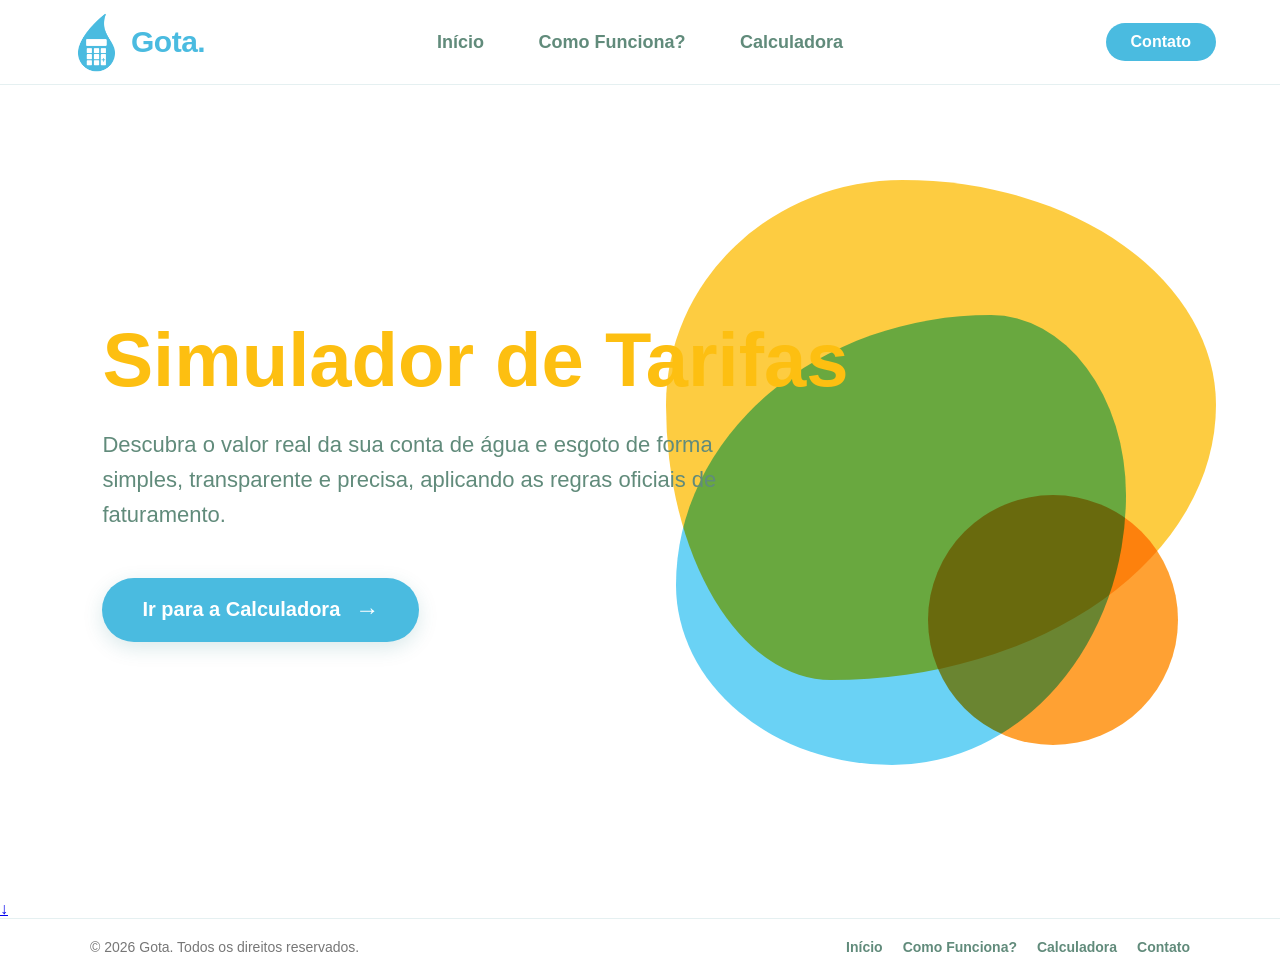
<file: index.html>
<!DOCTYPE html>
<html lang="pt-BR">
<head>
    <meta charset="UTF-8">
    <meta name="viewport" content="width=device-width, initial-scale=1.0">
    <title>Gota - Início</title>
    <link rel="stylesheet" href="assets/css/inicio.css">
    <link rel="icon" type="image/png" href="assets/imgs/logo_gota.png">
</head>
<body>

    <header class="navbar">
        <div class="logo-container">
            <img src="assets/imgs/logo_gota.png" alt="Logo Gota" class="logo-img">
            <span class="logo-text">Gota.</span>
        </div>
        
        <nav class="nav-links">
            <a href="inicio.html">Início</a>
            <a href="como_funciona.html">Como Funciona?</a>
            <a href="calculadora.html">Calculadora</a>
        </nav>
        
        <a href="contato.html" class="btn-contact">Contato</a>
    </header>

    <section id="home" class="hero-section">
        <div class="blob-bg shape-1"></div>
        <div class="blob-bg shape-2"></div>
        <div class="blob-bg shape-3"></div>

        <div class="section-content left-content">
            <h1 class="main-title">Simulador de Tarifas</h1>
            <p class="description">
                Descubra o valor real da sua conta de água e esgoto de forma simples, transparente e precisa, aplicando as regras oficiais de faturamento.
            </p>
            <a href="calculadora.html" class="btn-cta">
                Ir para a Calculadora <span class="arrow-right">&rarr;</span>
            </a>
        </div>
    </section>

    <section id="como-funciona" class="how-it-works-section">
        <div class="section-content split-container">
            <div class="right-col">
                <div class="illustration-container">
                    <div class="calc-mockup">
                        <div class="calc-screen"></div>
                        <div class="calc-grid">
                            <span></span><span></span><span></span>
                            <span></span><span></span><span></span>
                            <span></span><span></span><span></span>
                        </div>
                    </div>
                    <div class="bill-mockup">
                        <span></span><span></span><span></span><span></span>
                    </div>
                </div>
            </div>
        </div>

        <div class="scroll-down-arrow">
            <a href="#como-funciona-detalhes">&darr;</a>
        </div>
    </section>

    <footer class="footer">
    <div class="footer-content">
        <p class="footer-text">&copy; 2026 Gota. Todos os direitos reservados.</p>
        <div class="footer-links">
            <a href="inicio.html">Início</a>
            <a href="como_funciona.html">Como Funciona?</a>
            <a href="calculadora.html">Calculadora</a>
            <a href="contato.html">Contato</a>
        </div>
    </div>
</footer>

</body>
</html>
</file>
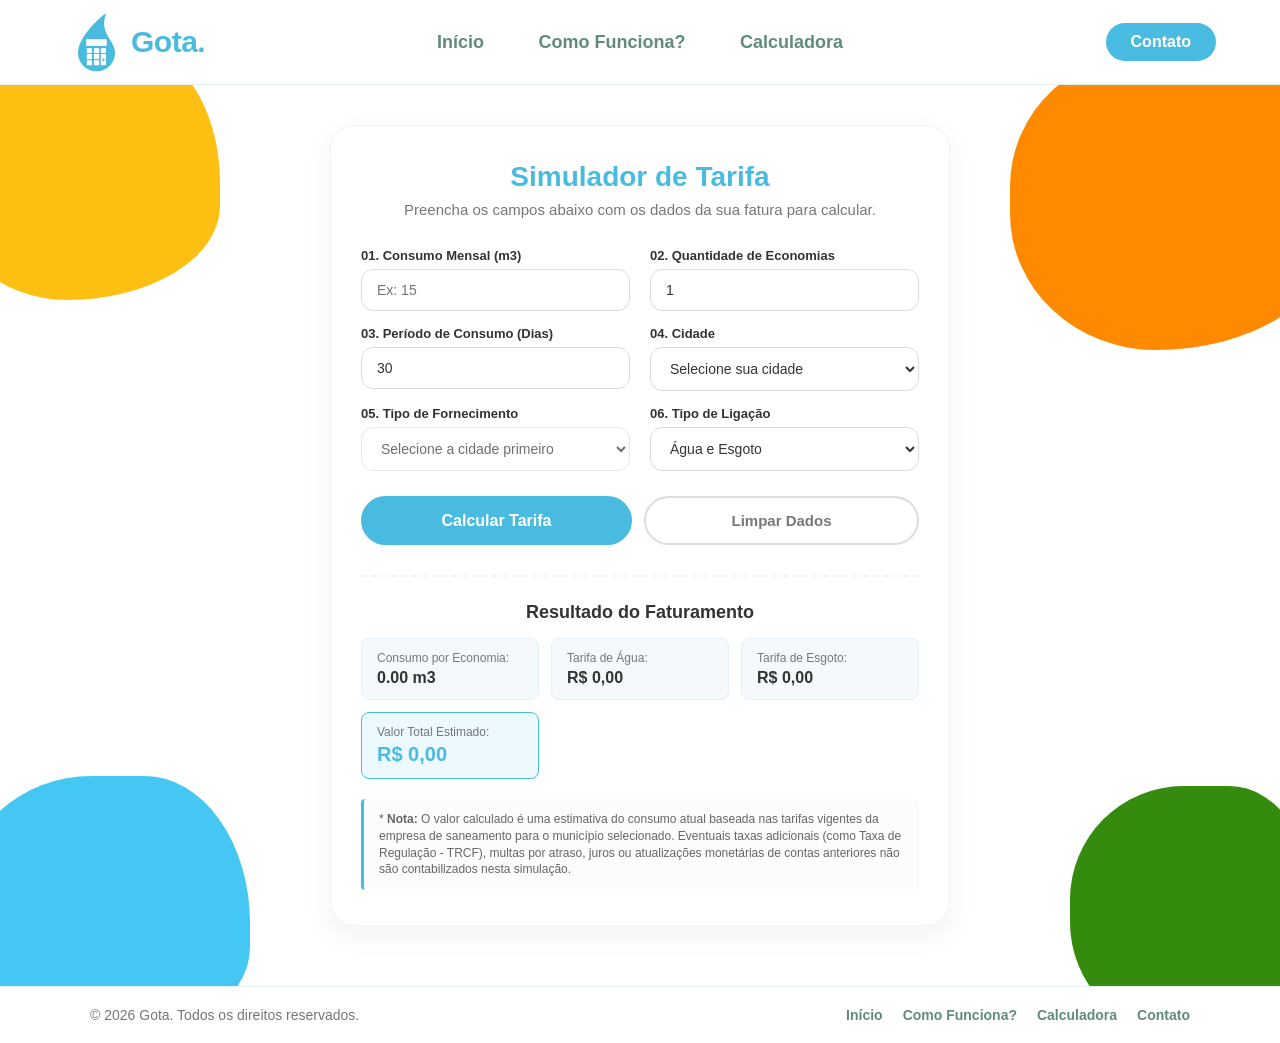
<file: calculadora.html>
<!DOCTYPE html>
<html lang="pt-BR">
<head>
    <meta charset="UTF-8">
    <meta name="viewport" content="width=device-width, initial-scale=1.0">
    <title>Gota - Calculadora</title>
    <link rel="stylesheet" href="assets/css/calculadora.css">
    <link rel="icon" type="image/png" href="assets/imgs/logo_gota.png">
    <script src="tarifas.js" defer></script>
    <script src="calculadora.js" defer></script>
</head>
<body>

    <header class="navbar">
        <div class="logo-container">
            <img src="assets/imgs/logo_gota.png" alt="Logo Gota" class="logo-img">
            <span class="logo-text">Gota.</span>
        </div>
        
        <nav class="nav-links">
            <a href="index.html">Início</a>
            <a href="como_funciona.html">Como Funciona?</a>
            <a href="calculadora.html">Calculadora</a>
        </nav>
        
        <a href="contato.html" class="btn-contact">Contato</a>
    </header>

        <main class="main-wrapper">

        <div class="shape shape-top-left"></div>
        <div class="shape shape-top-right"></div>
        <div class="shape shape-bottom-left"></div>
        <div class="shape shape-bottom-right"></div>

        <section id="calculadora" class="calculator-section calc-card">
            <div class="calculator-container">
                <div class="calculator-header">
                    <h2>Simulador de Tarifa</h2>
                    <p>Preencha os campos abaixo com os dados da sua fatura para calcular.</p>
                </div>

                <form id="form-calculadora" class="calculator-form" onsubmit="event.preventDefault();">
                    <div class="form-grid">
                        <div class="input-group">
                            <label for="input-consumo">01. Consumo Mensal (m3)</label>
                            <input type="number" id="input-consumo" min="0" placeholder="Ex: 15" required>
                        </div>

                        <div class="input-group">
                            <label for="input-economias">02. Quantidade de Economias</label>
                            <input type="number" id="input-economias" min="1" value="1" required>
                        </div>

                        <div class="input-group">
                            <label for="input-periodo">03. Período de Consumo (Dias)</label>
                            <input type="number" id="input-periodo" min="1" value="30" required>
                        </div>

                        <div class="input-group">
                            <label for="select-cidade">04. Cidade</label>
                            <select id="select-cidade" required>
                                <option value="" disabled selected>Selecione sua cidade</option>
                                <option value="sao-miguel">São Miguel Arcanjo</option>
                            </select>
                        </div>

                        <div class="input-group">
                            <label for="select-fornecimento">05. Tipo de Fornecimento</label>
                            <select id="select-fornecimento" required disabled>
                                <option value="" disabled selected>Selecione a cidade primeiro</option>
                            </select>
                        </div>

                        <div class="input-group">
                            <label for="select-ligacao">06. Tipo de Ligação</label>
                            <select id="select-ligacao" required>
                                <option value="agua-esgoto">Água e Esgoto</option>
                                <option value="apenas-agua">Apenas Água</option>
                                <option value="apenas-esgoto">Apenas Esgoto</option>
                            </select>
                        </div>
                    </div>

                    <div class="button-group">
    <button type="submit" class="btn-calcular btn-calc">Calcular Tarifa</button>
    <button type="button" id="btn-limpar" class="btn-limpar">Limpar Dados</button>
</div>
                </form>

                <div id="resultado-painel" class="results-panel">
                    <h3>Resultado do Faturamento</h3>
                    <div class="results-grid">

                        <div class="result-item">
                            <span>Consumo por Economia:</span>
                            <strong id="res-consumo-economia">0.00 m3</strong>
                        </div>
                        <div class="result-item">
                            <span>Tarifa de Água:</span>
                            <strong id="res-valor-agua">R$ 0,00</strong>
                        </div>
                        <div class="result-item">
                            <span>Tarifa de Esgoto:</span>
                            <strong id="res-valor-esgoto">R$ 0,00</strong>
                        </div>
                        <div class="result-item total-highlight">
                            <span>Valor Total Estimado:</span>
                            <strong id="res-total-geral">R$ 0,00</strong>
                        </div>
                    </div>
                </div>

                <div class="calculator-note">
                    <p>
                        * <strong>Nota:</strong> O valor calculado é uma estimativa do consumo atual baseada nas tarifas vigentes da empresa de saneamento para o município selecionado. Eventuais taxas adicionais (como Taxa de Regulação - TRCF), multas por atraso, juros ou atualizações monetárias de contas anteriores não são contabilizados nesta simulação.
                    </p>
                </div>
            </div>
        </section>
    </main>

    <footer class="footer">
    <div class="footer-content">
        <p class="footer-text">&copy; 2026 Gota. Todos os direitos reservados.</p>
        <div class="footer-links">
            <a href="inicio.html">Início</a>
            <a href="como_funciona.html">Como Funciona?</a>
            <a href="calculadora.html">Calculadora</a>
            <a href="contato.html">Contato</a>
        </div>
    </div>
</footer>

</body>
</html>
</file>
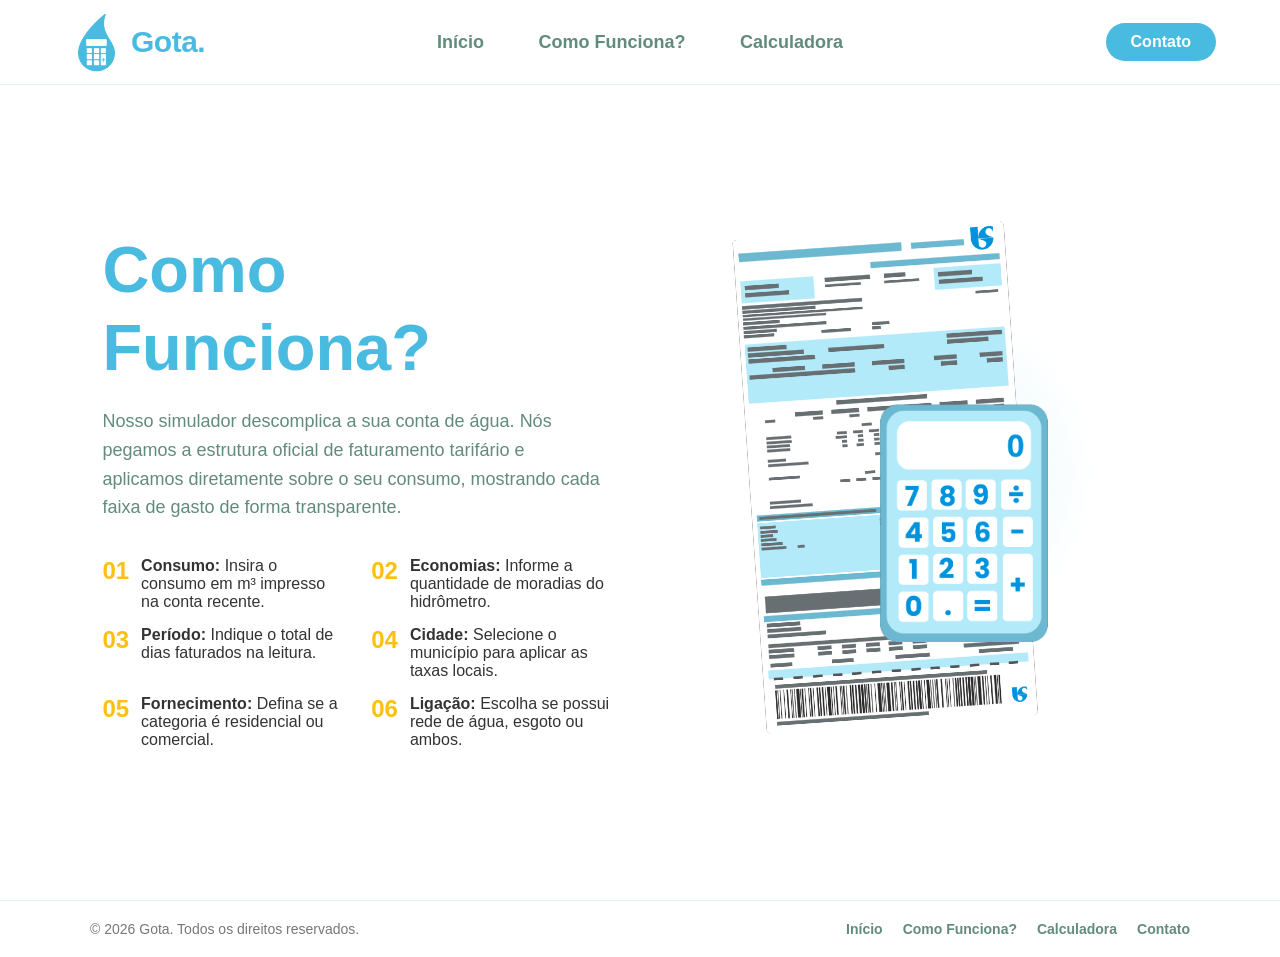
<file: como_funciona.html>
<!DOCTYPE html>
<html lang="pt-BR">
<head>
    <meta charset="UTF-8">
    <meta name="viewport" content="width=device-width, initial-scale=1.0">
    <title>Gota - Como Funciona?</title>
<link rel="stylesheet" href="assets/css/como_funciona.css">
<link rel="icon" type="image/png" href="assets/imgs/logo_gota.png">
</head>
<body>

    <header class="navbar">
        <div class="logo-container">
            <img src="assets/imgs/logo_gota.png" alt="Logo Gota" class="logo-img">
            <span class="logo-text">Gota.</span>
        </div>
        
        <nav class="nav-links">
            <a href="index.html">Início</a>
            <a href="como_funciona.html">Como Funciona?</a>
            <a href="calculadora.html">Calculadora</a>
        </nav>
        
        <a href="contato.html" class="btn-contact">Contato</a>
    </header>

<section id="como-funciona" class="how-it-works-section">
    <div class="container-split">
            
    <div class="text-content">
    <h1 class="main-title">Como Funciona?</h1>
    <p class="description">
        Nosso simulador descomplica a sua conta de água. Nós pegamos a estrutura oficial de faturamento tarifário e aplicamos diretamente sobre o seu consumo, mostrando cada faixa de gasto de forma transparente.
    </p>
    
    <div class="mini-steps">
        <div class="step-item">
            <span class="step-number">01</span>
            <p><strong>Consumo:</strong> Insira o consumo em m³ impresso na conta recente.</p>
        </div>
        
        <div class="step-item">
            <span class="step-number">02</span>
            <p><strong>Economias:</strong> Informe a quantidade de moradias do hidrômetro.</p>
        </div>

        <div class="step-item">
            <span class="step-number">03</span>
            <p><strong>Período:</strong> Indique o total de dias faturados na leitura.</p>
        </div>

        <div class="step-item">
            <span class="step-number">04</span>
            <p><strong>Cidade:</strong> Selecione o município para aplicar as taxas locais.</p>
        </div>

        <div class="step-item">
            <span class="step-number">05</span>
            <p><strong>Fornecimento:</strong> Defina se a categoria é residencial ou comercial.</p>
        </div>

        <div class="step-item">
            <span class="step-number">06</span>
            <p><strong>Ligação:</strong> Escolha se possui rede de água, esgoto ou ambos.</p>
        </div>
    </div>
</div>

        <div class="image-overlap-container">
            <div class="graphic-shape-bg"></div>
            <img src="assets/imgs/conta.png" alt="Exemplo da Conta de Água" class="img-back">
            <img src="assets/imgs/calc.png" alt="Interface da Calculadora" class="img-front">
        </div>
    </div>
</section>

<footer class="footer">
    <div class="footer-content">
        <p class="footer-text">&copy; 2026 Gota. Todos os direitos reservados.</p>
        <div class="footer-links">
            <a href="inicio.html">Início</a>
            <a href="como_funciona.html">Como Funciona?</a>
            <a href="calculadora.html">Calculadora</a>
            <a href="contato.html">Contato</a>
        </div>
    </div>
</footer>

</body>
</html>
</file>
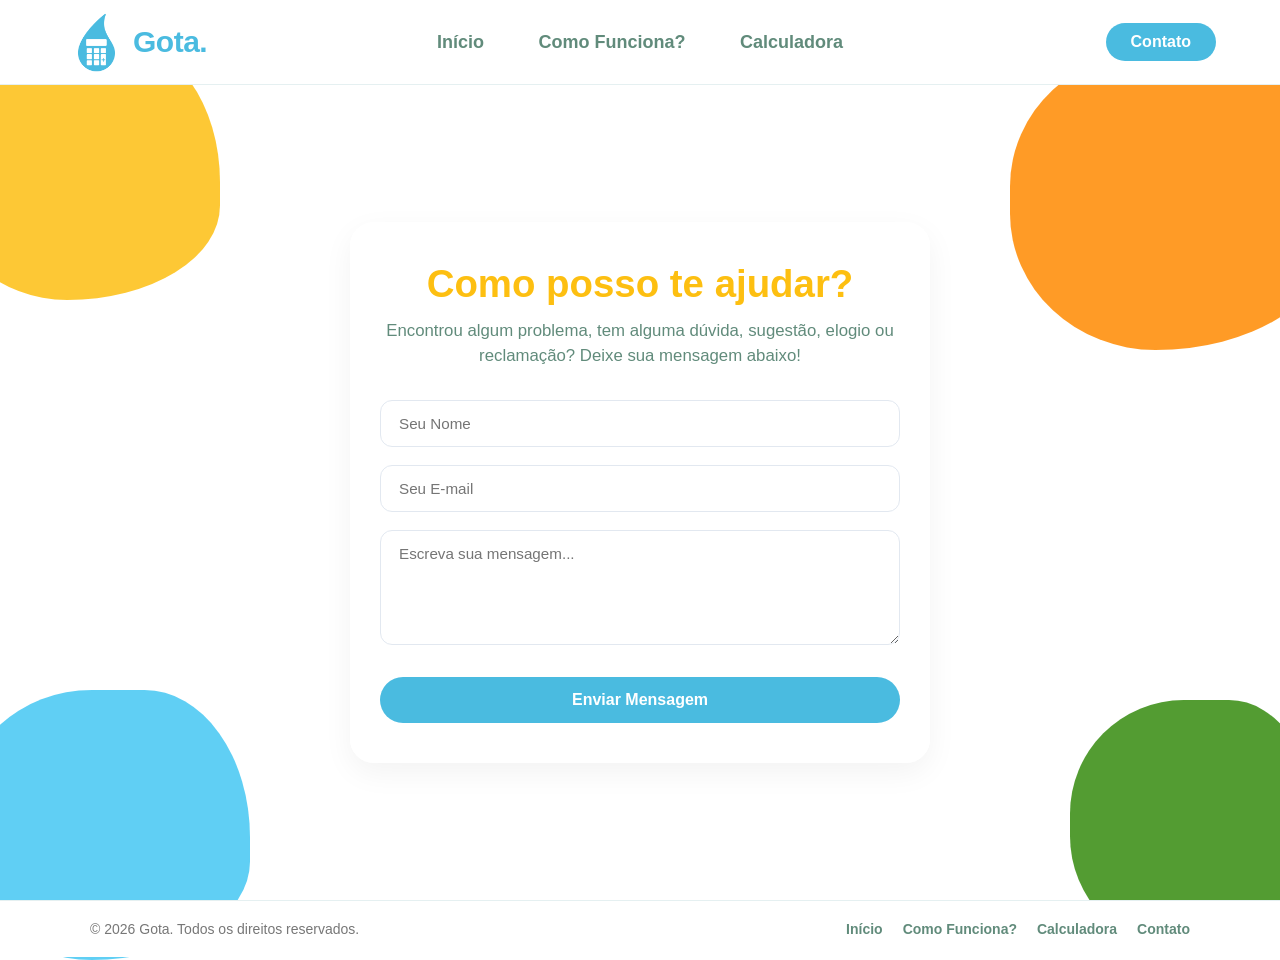
<file: contato.html>
<!DOCTYPE html>
<html lang="pt-BR">
<head>
    <meta charset="UTF-8">
    <meta name="viewport" content="width=device-width, initial-scale=1.0">
    <title>Gota - Contato</title>
    <link rel="stylesheet" href="assets/css/contato.css">
    <link rel="icon" type="image/png" href="assets/imgs/logo_gota.png">
</head>
<body>

    <header class="navbar">
        <div class="logo-container">
            <img src="assets/imgs/logo_gota.png" alt="Logo Gota" class="logo-img">
            <span class="logo-text">Gota.</span>
        </div>
        
        <nav class="nav-links">
            <a href="index.html">Início</a>
            <a href="como_funciona.html">Como Funciona?</a>
            <a href="calculadora.html">Calculadora</a>
        </nav>
        
        <a href="contato.html" class="btn-contact">Contato</a>
    </header>

    <main class="main-wrapper">
        
        <div class="shape shape-top-left"></div>
        <div class="shape shape-top-right"></div>
        <div class="shape shape-bottom-left"></div>
        <div class="shape shape-bottom-right"></div>

        <section class="contact-card">
            <h1 class="main-title">Como posso te ajudar?</h1>
            <p class="main-subtitle">Encontrou algum problema, tem alguma dúvida, sugestão, elogio ou reclamação? Deixe sua mensagem abaixo!</p>

            <form class="contact-form">
    <div class="input-field">
        <input type="text" name="nome" placeholder="Seu Nome" required>
    </div>

    <div class="input-field">
        <input type="email" name="email" placeholder="Seu E-mail" required>
    </div>

    <div class="input-field">
        <textarea name="mensagem" rows="5" placeholder="Escreva sua mensagem..." required></textarea>
    </div>

    <button type="submit" class="btn-submit">Enviar Mensagem</button>
</form>
        </section>

    </main>

    <footer class="footer">
    <div class="footer-content">
        <p class="footer-text">&copy; 2026 Gota. Todos os direitos reservados.</p>
        <div class="footer-links">
            <a href="inicio.html">Início</a>
            <a href="como_funciona.html">Como Funciona?</a>
            <a href="calculadora.html">Calculadora</a>
            <a href="contato.html">Contato</a>
        </div>
    </div>
</footer>

<script src="contato.js"></script>
</body>
</html>
</file>
<file: assets/css/inicio.css>
* {
    margin: 0;
    padding: 0;
    box-sizing: border-box;
    font-family: Arial, sans-serif; 
    scroll-behavior: smooth;
}

body {
    background-color: #ffffff;
    color: #333333;
    overflow-x: hidden;
}

.navbar {
    position: fixed;
    top: 0;
    left: 0;
    width: 100%;
    height: 85px; 
    background-color: #ffffff;
    display: flex;
    align-items: center;
    justify-content: center; 
    padding: 0 5%;
    z-index: 100;
    border-bottom: 1px solid rgba(0, 107, 117, 0.1);
}

.logo-container {
    position: absolute;
    left: 5%;
    display: flex;
    align-items: center; 
    gap: 2px;           
}

.logo-img {
    height: 65px;
    width: auto;
    object-fit: contain;
}

.logo-text {
    font-family: Arial; 
    font-size: 30px;
    font-weight: 800;
    color: #4abbe0; 
    letter-spacing: -0.5px; 
}

.nav-links a {
    text-decoration: none;
    color: #618b7b;
    margin: 0 25px; 
    font-size: 18px; 
    font-weight: bold;
    transition: color 0.3s;
}

.nav-links a:hover {
    color: #348b0e;
}

.btn-contact {
    position: absolute;
    right: 5%;
    text-decoration: none;
    background-color: #4abbe0;
    color: #ffffff;
    padding: 10px 25px;
    border-radius: 25px; 
    font-weight: bold;
    font-size: 16px;
    transition: background-color 0.3s, color 0.3s;
}

.btn-contact:hover {
    background-color: #fdbf11;
    color: #ffffff;
}

.hero-section {
    position: relative;
    width: 100%;
    min-height: 100vh;
    padding: 120px 8% 60px 8%;
    display: flex;
    align-items: center;
}

.section-content {
    width: 100%;
    z-index: 10;
}

.left-content {
    max-width: 800px; 
}

.main-title {
    font-size: 76px; 
    color: #fdbf11;
    line-height: 1.1;
    margin-bottom: 25px;
    white-space: nowrap; 
}

.description {
    font-size: 22px; 
    color: #618b7b;
    line-height: 1.6;
    margin-bottom: 45px;
    max-width: 650px;
}

.btn-cta {
    display: inline-flex;
    align-items: center;
    text-decoration: none;
    background-color: #4abbe0;
    color: #ffffff;
    padding: 18px 40px; 
    border-radius: 35px;
    font-weight: 600;
    font-size: 20px; 
    box-shadow: 0 6px 20px rgba(0, 107, 117, 0.15);
    transition: transform 0.3s, background-color 0.3s;
}

.btn-cta:hover {
    background-color: #fdbf11;
    transform: translateY(-2px);
}

.arrow-right {
    margin-left: 15px;
    font-size: 24px;
}

.blob-bg {
    position: absolute;
    mix-blend-mode: multiply;
    opacity: 0.8;
}

.shape-1 {
    width: 550px; 
    height: 500px;
    background-color: #fdbf11;
    top: 20%;
    right: 5%;
    border-radius: 43% 57% 70% 30% / 45% 45% 55% 55%;
}

.shape-2 {
    width: 450px;
    height: 450px;
    background-color: #44c7f3;
    top: 35%;
    right: 12%;
    border-radius: 70% 30% 52% 48% / 60% 40% 60% 40%;
}

.shape-3 {
    width: 250px;
    height: 250px;
    background-color: #ff8a00;
    top: 55%;
    right: 8%;
    border-radius: 50%;
}

@media (max-width: 1024px) {
    .main-title { 
        font-size: 52px; 
        white-space: normal; 
    }
    .description { font-size: 18px; }
}

@media (max-width: 768px) {
    .navbar {
        flex-direction: column;
        height: auto;
        padding: 15px;
    }
    .logo, .btn-contact {
        position: static;
        margin-bottom: 10px;
    }
    .nav-links a {
        margin: 0 10px;
        font-size: 16px;
    }
    .main-title { font-size: 38px; }
    .hero-section { justify-content: center; text-align: center; }
    .blob-bg { transform: scale(0.6); opacity: 0.5; }
}

html {
    scrollbar-width: auto; 
    scrollbar-color: #4abbe0 #ffffff; 
}

::-webkit-scrollbar {
    width: 12px;
}

::-webkit-scrollbar-track {
    background: #ffffff; 
    border-left: 1px solid rgba(0, 107, 117, 0.05); 
}

::-webkit-webkit-scrollbar-thumb {
    background-color: #4abbe0; 
    border-radius: 10px;       
    border: 3px solid #ffffff; 
}

::-webkit-scrollbar-thumb:hover {
    background-color: #006b75; 
}

.footer {
    width: 100%;
    background-color: #ffffff;
    border-top: 1px solid rgba(0, 107, 117, 0.1);
    padding: 20px 5%;
    position: relative;
    z-index: 20; 
}

.footer-content {
    max-width: 1100px;
    margin: 0 auto;
    display: flex;
    justify-content: space-between;
    align-items: center;
    flex-wrap: wrap;
    gap: 15px;
}

.footer-text {
    font-size: 14px;
    color: #777777;
}

.footer-links {
    display: flex;
    gap: 20px;
}

.footer-links a {
    text-decoration: none;
    color: #618b7b;
    font-size: 14px;
    font-weight: 600;
    transition: color 0.2s ease;
}

.footer-links a:hover {
    color: #4abbe0;
}

@media (max-width: 600px) {
    .footer-content {
        flex-direction: column-reverse;
        text-align: center;
    }
    
    .footer-links {
        justify-content: center;
    }
}
</file>
<file: assets/css/calculadora.css>
* {
    margin: 0;
    padding: 0;
    box-sizing: border-box;
    font-family: Arial, sans-serif; 
    scroll-behavior: smooth;
}

body {
    background-color: #ffffff;
    color: #333333;
    overflow-x: hidden;
}

.navbar {
    position: fixed;
    top: 0;
    left: 0;
    width: 100%;
    height: 85px; 
    background-color: #ffffff;
    display: flex;
    align-items: center;
    justify-content: center; 
    padding: 0 5%;
    z-index: 100;
    border-bottom: 1px solid rgba(0, 107, 117, 0.1);
}

.logo-container {
    position: absolute;
    left: 5%;
    display: flex;
    align-items: center; 
    gap: 2px;          
}

.logo-img {
    height: 65px;
    width: auto;
    object-fit: contain;
}

.logo-text {
    font-family: Arial; 
    font-size: 30px;
    font-weight: 800;
    color: #4abbe0; 
    letter-spacing: -0.5px; 
}

.nav-links a {
    text-decoration: none;
    color: #618b7b;
    margin: 0 25px; 
    font-size: 18px; 
    font-weight: bold;
    transition: color 0.3s;
}

.nav-links a:hover {
    color: #348b0e;
}

.btn-contact {
    position: absolute;
    right: 5%;
    text-decoration: none;
    background-color: #4abbe0;
    color: #ffffff;
    padding: 10px 25px;
    border-radius: 25px; 
    font-weight: bold;
    font-size: 16px;
    transition: background-color 0.3s, color 0.3s;
}

.btn-contact:hover {
    background-color: #fdbf11;
    color: #ffffff;
}

.main-wrapper {
    position: relative;
    padding-top: 125px; 
    padding-bottom: 60px;
    padding-left: 20px;
    padding-right: 20px;
    min-height: 100vh;
    display: flex;
    align-items: center;
    justify-content: center;
    overflow: hidden; 
    background: transparent;
}

.shape {
    position: absolute;
    border-radius: 50% 40% 60% 50% / 50% 60% 40% 50%;
    pointer-events: none;
    z-index: 1;
}

.shape-top-left {
    top: 40px;
    left: -60px;
    width: 280px;
    height: 260px;
    background-color: #fdbf11;
}

.shape-top-right {
    top: 50px;
    right: -50px;
    width: 320px;
    height: 300px;
    background-color: #ff8a00;
}

.shape-bottom-left {
    bottom: -60px;
    left: -40px;
    width: 290px;
    height: 270px;
    background-color: #44c7f3;
}

.shape-bottom-right {
    bottom: -50px;
    right: -40px;
    width: 250px;
    height: 250px;
    background-color: #348b0e;
}

.calculator-section {
    width: 100%;
    max-width: 620px; 
    position: relative;
    z-index: 10;
    background: #ffffff;
    border-radius: 24px;
    padding: 35px 30px;
    box-shadow: 0 10px 30px rgba(0, 0, 0, 0.05);
    border: 1px solid #eef4f8;
}

.calculator-container {
    width: 100%;
    background: transparent;
    padding: 0;
}

.calculator-header {
    text-align: center;
    margin-bottom: 30px;
}

.calculator-header h2 {
    font-size: 28px;
    color: #4abbe0;
    font-weight: 700;
    margin-bottom: 8px;
}

.calculator-header p {
    font-size: 15px;
    color: #777777;
}

/* Form e Inputs */
.form-grid {
    display: grid;
    grid-template-columns: repeat(auto-fit, minmax(240px, 1fr));
    gap: 15px 20px;
    margin-bottom: 25px;
}

.input-group {
    display: flex;
    flex-direction: column;
    gap: 6px;
}

.input-group label {
    font-size: 13px;
    font-weight: 600;
    color: #333333;
}

.input-group input,
.input-group select {
    width: 100%;
    padding: 12px 15px;
    border: 1px solid #dcdcdc;
    border-radius: 12px;
    font-size: 14px;
    color: #333333;
    background-color: #ffffff;
    transition: border-color 0.2s ease;
}

.input-group input:focus,
.input-group select:focus {
    outline: none;
    border-color: #4abbe0;
}

.btn-calc,
.btn-calcular {
    width: 100%;
    padding: 14px;
    background-color: #4abbe0;
    color: #ffffff;
    border: none;
    border-radius: 25px;
    font-size: 16px;
    font-weight: 700;
    cursor: pointer;
    transition: background-color 0.2s ease, transform 0.1s ease;
    margin-bottom: 30px;
}

.btn-calc:hover,
.btn-calcular:hover {
    background-color: #fdbf11;
}

.btn-calc:active,
.btn-calcular:active {
    transform: scale(0.98);
}

/* Painel de Resultados */
.results-panel {
    border-top: 2px dashed #eef4f8;
    padding-top: 25px;
}

.results-panel h3 {
    font-size: 18px;
    color: #333333;
    margin-bottom: 15px;
    text-align: center;
}

.results-grid {
    display: grid;
    grid-template-columns: repeat(auto-fit, minmax(160px, 1fr));
    gap: 12px;
}

.result-item {
    background: #f4f9fc;
    padding: 12px 15px;
    border-radius: 8px;
    display: flex;
    flex-direction: column;
    gap: 4px;
    border: 1px solid #e6f0f6;
}

.result-item span {
    font-size: 12px;
    color: #777777;
}

.result-item strong {
    font-size: 16px;
    color: #333333;
}

.total-highlight {
    background: rgba(68, 199, 243, 0.1);
    border-color: #4abbe0;
}

.total-highlight strong {
    color: #4abbe0;
    font-size: 20px;
    font-weight: 800;
}

.calculator-note {
    margin-top: 20px;
    padding: 12px 15px;
    background-color: #fbfcfe;
    border-left: 3px solid #4abbe0;
    border-radius: 4px;
}

.calculator-note p {
    font-size: 12px;
    color: #666666;
    line-height: 1.4;
    margin: 0;
}

html {
    scrollbar-width: auto; 
    scrollbar-color: #4abbe0 #ffffff; 
}

::-webkit-scrollbar {
    width: 12px;
}

::-webkit-scrollbar-track {
    background: #ffffff; 
    border-left: 1px solid rgba(0, 107, 117, 0.05); 
}

::-webkit-scrollbar-thumb {
    background-color: #4abbe0; 
    border-radius: 10px;       
    border: 3px solid #ffffff; 
}

::-webkit-scrollbar-thumb:hover {
    background-color: #006b75; 
}

@media (max-width: 768px) {
    .navbar {
        flex-direction: column;
        height: auto;
        padding: 15px;
    }
    .logo-container, .btn-contact {
        position: static;
        margin-bottom: 10px;
    }
    .nav-links a {
        margin: 0 10px;
        font-size: 16px;
    }
    .shape {
        transform: scale(0.6);
        opacity: 0.8;
    }
    .calculator-section {
        padding: 25px 20px;
    }
    .results-grid {
        grid-template-columns: 1fr;
    }
}

.button-group {
    display: flex;
    gap: 12px;
    margin-bottom: 30px;
}

.button-group .btn-calc,
.button-group .btn-limpar {
    flex: 1;
    margin-bottom: 0; 
}

.btn-limpar {
    padding: 14px;
    background-color: transparent;
    color: #777777;
    border: 2px solid #dcdcdc;
    border-radius: 25px;
    font-size: 15px;
    font-weight: 700;
    cursor: pointer;
    transition: all 0.2s ease;
}

.btn-limpar:hover {
    background-color: #fff0f0;
    color: #e74c3c;
    border-color: #e74c3c;
}

.btn-limpar:active {
    transform: scale(0.98);
}

@media (max-width: 480px) {
    .button-group {
        flex-direction: column;
    }
}

.footer {
    width: 100%;
    background-color: #ffffff;
    border-top: 1px solid rgba(0, 107, 117, 0.1);
    padding: 20px 5%;
    position: relative;
    z-index: 20; 
}

.footer-content {
    max-width: 1100px;
    margin: 0 auto;
    display: flex;
    justify-content: space-between;
    align-items: center;
    flex-wrap: wrap;
    gap: 15px;
}

.footer-text {
    font-size: 14px;
    color: #777777;
}

.footer-links {
    display: flex;
    gap: 20px;
}

.footer-links a {
    text-decoration: none;
    color: #618b7b;
    font-size: 14px;
    font-weight: 600;
    transition: color 0.2s ease;
}

.footer-links a:hover {
    color: #4abbe0;
}

@media (max-width: 600px) {
    .footer-content {
        flex-direction: column-reverse;
        text-align: center;
    }
    
    .footer-links {
        justify-content: center;
    }
}
</file>
<file: assets/css/como_funciona.css>
* {
    margin: 0;
    padding: 0;
    box-sizing: border-box;
    font-family: Arial; 
    scroll-behavior: smooth;
}

body {
    background-color: #ffffff;
    color: #333333;
    overflow-x: hidden;
}

.navbar {
    position: fixed;
    top: 0;
    left: 0;
    width: 100%;
    height: 85px; 
    background-color: #ffffff;
    display: flex;
    align-items: center;
    justify-content: center; 
    padding: 0 5%;
    z-index: 100;
    border-bottom: 1px solid rgba(0, 107, 117, 0.1);
}

.logo-container {
    position: absolute;
    left: 5%;
    display: flex;
    align-items: center; 
    gap: 2px;           
}

.logo-img {
    height: 65px;
    width: auto;
    object-fit: contain;
}

.logo-text {
    font-family: Arial; 
    font-size: 30px;
    font-weight: 800;
    color: #4abbe0; 
    letter-spacing: -0.5px; 
}

.nav-links a {
    text-decoration: none;
    color: #618b7b;
    margin: 0 25px; 
    font-size: 18px; 
    font-weight: bold;
    font-family: Arial;
    transition: color 0.3s;
}

.nav-links a:hover {
    color: #348b0e;
}

.btn-contact {
    position: absolute;
    right: 5%;
    text-decoration: none;
    background-color: #4abbe0;
    color: #ffffff;
    padding: 10px 25px;
    border-radius: 25px; 
    font-weight: bold;
    font-size: 16px;
    font-family: Arial;
    transition: background-color 0.3s, color 0.3s;
}

.btn-contact:hover {
    background-color: #fdbf11;
    color: #ffffff;
}

.hero-section {
    position: relative;
    width: 100%;
    min-height: 100vh;
    padding: 120px 8% 60px 8%;
    display: flex;
    align-items: center;
}

.section-content {
    width: 100%;
    z-index: 10;
}

.left-content {
    max-width: 800px; 
}

@media (max-width: 1024px) {
    .main-title { 
        font-size: 52px; 
        white-space: normal; 
    }
    .description { font-size: 18px; }
}

@media (max-width: 768px) {
    .navbar {
        flex-direction: column;
        height: auto;
        padding: 15px;
    }
    .logo, .btn-contact {
        position: static;
        margin-bottom: 10px;
    }
    .nav-links a {
        margin: 0 10px;
        font-size: 16px;
    }
    .main-title { font-size: 38px; }
    .hero-section { justify-content: center; text-align: center; }
    .blob-bg { transform: scale(0.6); opacity: 0.5; }
}

html {
    scrollbar-width: auto; 
    scrollbar-color: #4abbe0 #ffffff; 
}

::-webkit-scrollbar {
    width: 12px;
}

::-webkit-scrollbar-track {
    background: #ffffff; 
    border-left: 1px solid rgba(0, 107, 117, 0.05); 
}

::-webkit-scrollbar-thumb {
    background-color: #4abbe0; 
    border-radius: 10px;       
    border: 3px solid #ffffff; 
}

::-webkit-scrollbar-thumb:hover {
    background-color: #006b75; 
}

.how-it-works-section {
    position: relative;
    width: 100%;
    min-height: 100vh;
    padding: 140px 8% 60px 8%; 
    display: flex;
    align-items: center;
    background-color: #ffffff;
}

.container-split {
    display: flex;
    width: 100%;
    align-items: center;
    justify-content: space-between;
    gap: 60px;
}

.text-content {
    flex: 1;
    max-width: 550px;
}

.badge {
    display: inline-block;
    background-color: rgba(68, 199, 243, 0.1);
    color: #4abbe0;
    padding: 6px 16px;
    border-radius: 20px;
    font-size: 14px;
    font-weight: bold;
    margin-bottom: 20px;
    font-family: Arial;
}

.main-title {
    font-size: 65px;
    color: #4abbe0;
    line-height: 1.2;
    margin-bottom: 20px;
    
}

.description {
    font-size: 18px;
    color: #618b7b;
    line-height: 1.6;
    margin-bottom: 35px;
    font-family: Arial;
}

.mini-steps {
    display: grid;
    grid-template-columns: 1fr 1fr; 
    gap: 15px 30px; 
    margin-top: 25px;
}

.step-item {
    display: flex;
    align-items: flex-start;
    gap: 12px;
}

.step-number {
    font-size: 24px;
    font-weight: 800;
    color: #fdbf11;
    font-family: Arial;
}

.step-item p {
    font-size: 16px;
    color: #333333;
    font-family: Arial;
}

.image-overlap-container {
    flex: 1;
    position: relative;
    height: 480px; 
    display: flex;
    align-items: center;
    justify-content: center;
}

.graphic-shape-bg {
    position: absolute;
    width: 350px;
    height: 350px;
    background: radial-gradient(circle, rgba(68,199,243,0.15) 0%, rgba(255,255,255,0) 70%);
    border-radius: 50%;
    z-index: 1;
    top: 10%;
}

.img-back {
    position: absolute;
    width: 400px;
    height: auto;
    z-index: 2;
    transform: translate(-40px, -30px) rotate(-4deg); 
    transition: transform 0.4s ease;
}

.img-front {
    position: absolute;
    width: 280px;
    height: auto;
    z-index: 3;
    transform: translate(40px, 30px); 
    transition: transform 0.4s ease;
}

.image-overlap-container:hover .img-back {
    transform: translate(-55px, -40px) rotate(-6deg); 
}

.image-overlap-container:hover .img-front {
    transform: translate(55px, 40px) scale(1.02); 
}

@media (max-width: 992px) {
    .container-split {
        flex-direction: column;
        text-align: center;
        gap: 80px;
    }
    .text-content {
        max-width: 100%;
    }
    .step-item {
        justify-content: center;
    }
    .image-overlap-container {
        width: 100%;
        height: 400px;
    }
    .img-back { width: 220px; transform: translate(-30px, -20px) rotate(-4deg); }
    .img-front { width: 240px; transform: translate(30px, 20px); }
}

.footer {
    width: 100%;
    background-color: #ffffff;
    border-top: 1px solid rgba(0, 107, 117, 0.1);
    padding: 20px 5%;
    position: relative;
    z-index: 20; 
}

.footer-content {
    max-width: 1100px;
    margin: 0 auto;
    display: flex;
    justify-content: space-between;
    align-items: center;
    flex-wrap: wrap;
    gap: 15px;
}

.footer-text {
    font-size: 14px;
    color: #777777;
}

.footer-links {
    display: flex;
    gap: 20px;
}

.footer-links a {
    text-decoration: none;
    color: #618b7b;
    font-size: 14px;
    font-weight: 600;
    transition: color 0.2s ease;
}

.footer-links a:hover {
    color: #4abbe0;
}

@media (max-width: 600px) {
    .footer-content {
        flex-direction: column-reverse;
        text-align: center;
    }
    
    .footer-links {
        justify-content: center;
    }
}
</file>
<file: assets/css/contato.css>
:root {
    --color-primary: #4abbe0;
    --color-primary-hover: #006b75;
    --color-yellow: #fdbf11;
    --color-orange: #ff8a00;
    --color-cyan: #44c7f3;
    --color-green: #348b0e;
    --color-text-dark: #333333;
    --color-text-muted: #618b7b;
    --color-border: #e2e8f0;
    --color-bg-white: #ffffff;
    
    --font-main: Arial, Helvetica, sans-serif;
    --transition-fast: 0.2s ease;
    --transition-normal: 0.3s ease;
}

* {
    margin: 0;
    padding: 0;
    box-sizing: border-box;
    font-family: var(--font-main); 
    scroll-behavior: smooth;
}

body {
    background-color: var(--color-bg-white);
    color: var(--color-text-dark);
    overflow-x: hidden;
}

html {
    scrollbar-width: auto; 
    scrollbar-color: var(--color-primary) var(--color-bg-white); 
}

::-webkit-scrollbar {
    width: 12px;
}

::-webkit-scrollbar-track {
    background: var(--color-bg-white); 
    border-left: 1px solid rgba(0, 107, 117, 0.05); 
}

::-webkit-scrollbar-thumb {
    background-color: var(--color-primary); 
    border-radius: 10px;       
    border: 3px solid var(--color-bg-white); 
}

::-webkit-scrollbar-thumb:hover {
    background-color: var(--color-primary-hover); 
}

.navbar {
    position: fixed;
    top: 0;
    left: 0;
    width: 100%;
    height: 85px; 
    background-color: var(--color-bg-white);
    display: flex;
    align-items: center;
    justify-content: center; 
    padding: 0 5%;
    z-index: 100;
    border-bottom: 1px solid rgba(0, 107, 117, 0.1);
}

.logo-container {
    position: absolute;
    left: 5%;
    display: flex;
    align-items: center; 
    gap: 4px;          
}

.logo-img {
    height: 65px;
    width: auto;
    object-fit: contain;
}

.logo-text {
    font-size: 30px;
    font-weight: 800;
    color: var(--color-primary); 
    letter-spacing: -0.5px; 
}

.nav-links a {
    text-decoration: none;
    color: var(--color-text-muted);
    margin: 0 25px; 
    font-size: 18px; 
    font-weight: bold;
    transition: color var(--transition-normal);
}

.nav-links a:hover {
    color: var(--color-green);
}

.btn-contact {
    position: absolute;
    right: 5%;
    text-decoration: none;
    background-color: var(--color-primary);
    color: var(--color-bg-white);
    padding: 10px 25px;
    border-radius: 25px; 
    font-weight: bold;
    font-size: 16px;
    transition: background-color var(--transition-normal), color var(--transition-normal);
}

.btn-contact:hover {
    background-color: var(--color-yellow);
    color: var(--color-bg-white);
}

.main-wrapper {
    position: relative;
    padding-top: 125px; 
    padding-bottom: 40px;
    padding-left: 20px;
    padding-right: 20px;
    min-height: 100vh;
    display: flex;
    align-items: center;
    justify-content: center;
}

.contact-card {
    position: relative;
    z-index: 10;
    width: 100%;
    max-width: 580px;
    text-align: center;
    background: rgba(255, 255, 255, 0.85);
    backdrop-filter: blur(8px);
    -webkit-backdrop-filter: blur(8px);
    padding: 40px 30px;
    border-radius: 24px;
    box-shadow: 0 10px 30px rgba(0, 0, 0, 0.05); /* Sombra suave para destacar do fundo */
}

.main-title {
    color: var(--color-yellow);
    font-size: 2.4rem;
    font-weight: bold;
    margin-bottom: 12px;
}

.main-subtitle {
    color: var(--color-text-muted);
    font-size: 1.05rem;
    line-height: 1.5;
    margin-bottom: 32px;
}

.contact-form {
    display: flex;
    flex-direction: column;
    gap: 18px;
}

.input-field input,
.input-field textarea {
    width: 100%;
    font-size: 0.95rem;
    padding: 14px 18px;
    border: 1.5px solid var(--color-border);
    border-radius: 12px;
    outline: none;
    transition: border-color var(--transition-fast), box-shadow var(--transition-fast);
    background-color: var(--color-bg-white);
}

.input-field input:focus,
.input-field textarea:focus {
    border-color: var(--color-primary);
    box-shadow: 0 0 0 3px rgba(74, 187, 224, 0.2);
}

.btn-submit {
    background-color: var(--color-primary);
    color: var(--color-bg-white);
    font-size: 1rem;
    font-weight: bold;
    padding: 14px 28px;
    border: none;
    border-radius: 25px;
    cursor: pointer;
    transition: background-color var(--transition-normal), transform var(--transition-fast);
    margin-top: 10px;
}

.btn-submit:hover {
    background-color: var(--color-yellow);
}

.btn-submit:active {
    transform: scale(0.98);
}

.shape {
    position: absolute;
    border-radius: 50% 40% 60% 50% / 50% 60% 40% 50%;
    pointer-events: none;
    z-index: 1;
    mix-blend-mode: multiply;
    opacity: 0.85;
}

.shape-top-left {
    top: 40px;
    left: -60px;
    width: 280px;
    height: 260px;
    background-color: var(--color-yellow);
}

.shape-top-right {
    top: 50px;
    right: -50px;
    width: 320px;
    height: 300px;
    background-color: var(--color-orange);
}

.shape-bottom-left {
    bottom: -60px;
    left: -40px;
    width: 290px;
    height: 270px;
    background-color: var(--color-cyan);
}

.shape-bottom-right {
    bottom: -50px;
    right: -40px;
    width: 250px;
    height: 250px;
    background-color: var(--color-green);
}

@media (max-width: 768px) {
    .navbar {
        position: relative; 
        flex-direction: column;
        height: auto;
        padding: 15px;
        gap: 12px;
    }

    .logo-container, 
    .btn-contact {
        position: static;
    }

    .nav-links a {
        margin: 0 10px;
        font-size: 16px;
    }

    .main-wrapper {
        padding-top: 40px; 
    }

    .main-title {
        font-size: 1.8rem;
    }

    .contact-card {
        padding: 30px 20px;
    }

    .shape {
        transform: scale(0.6);
        opacity: 0.6;
    }
}

.footer {
    width: 100%;
    background-color: #ffffff;
    border-top: 1px solid rgba(0, 107, 117, 0.1);
    padding: 20px 5%;
    position: relative;
    z-index: 20; 
}

.footer-content {
    max-width: 1100px;
    margin: 0 auto;
    display: flex;
    justify-content: space-between;
    align-items: center;
    flex-wrap: wrap;
    gap: 15px;
}

.footer-text {
    font-size: 14px;
    color: #777777;
}

.footer-links {
    display: flex;
    gap: 20px;
}

.footer-links a {
    text-decoration: none;
    color: #618b7b;
    font-size: 14px;
    font-weight: 600;
    transition: color 0.2s ease;
}

.footer-links a:hover {
    color: #4abbe0;
}

@media (max-width: 600px) {
    .footer-content {
        flex-direction: column-reverse;
        text-align: center;
    }
    
    .footer-links {
        justify-content: center;
    }
}
</file>
